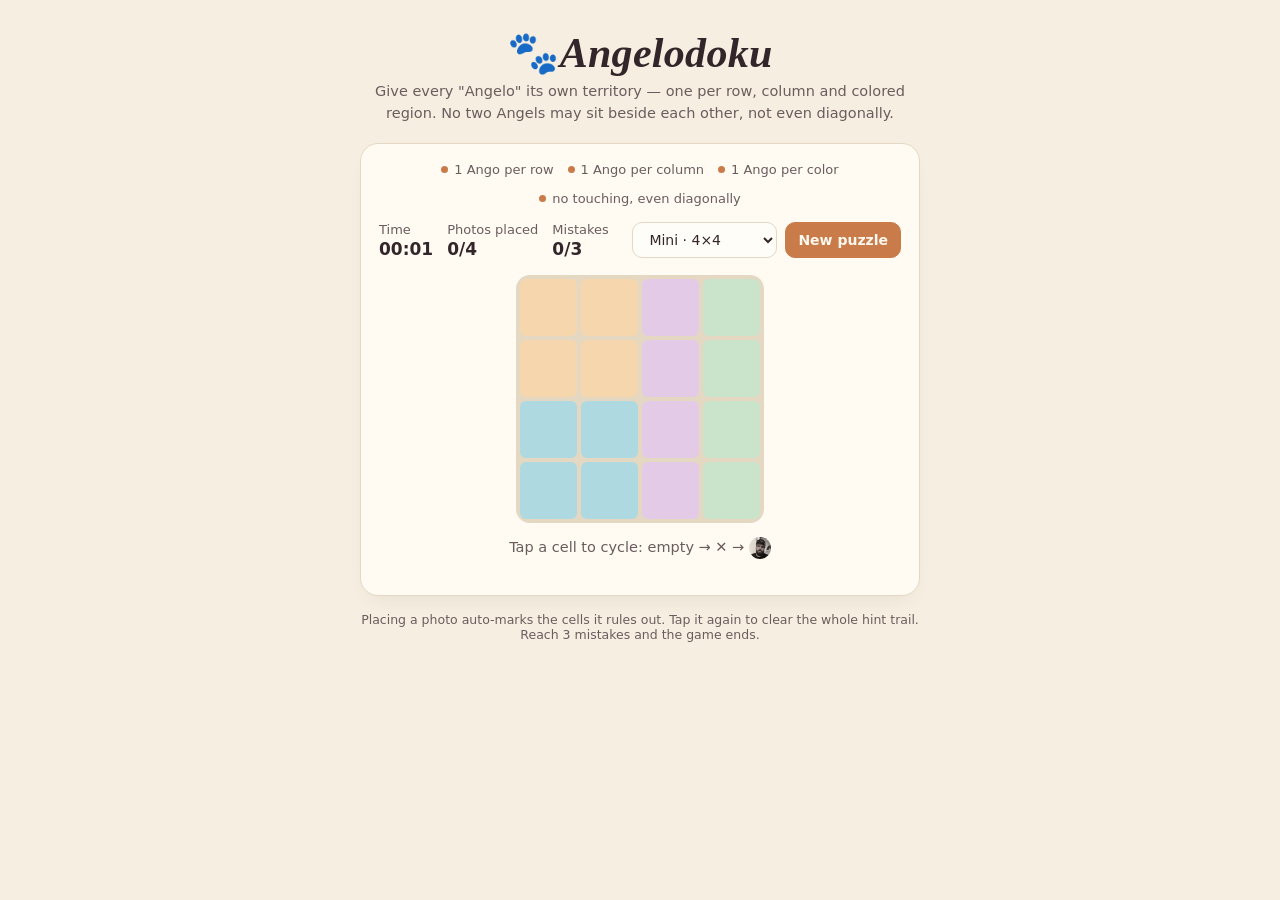
<file: index.html>
<!DOCTYPE html>
<html lang="en">
<head>
<meta charset="UTF-8">
<meta name="viewport" content="width=device-width, initial-scale=1.0, maximum-scale=1">
<title>Angelodoku</title>
<link rel="stylesheet" href="style.css">
</head>
<body>
<div class="wrap">
  <header>
    <p class="title"><span class="paw">🐾</span>Angelodoku</p>
    <p class="subtitle">Give every "<A:link>Angel</A:link>o" its own territory — one per row, column and colored region. No two Angels may sit beside each other, not even diagonally.</p>
  </header>

  <div class="panel">
    <ul class="rules">
      <li><span class="dot"></span>1 Ango per row</li>
      <li><span class="dot"></span>1 Ango per column</li>
      <li><span class="dot"></span>1 Ango per color</li>
      <li><span class="dot"></span>no touching, even diagonally</li>
    </ul>

    <div class="controls">
      <div class="stat-group">
        <div class="stat">Time<b id="timer">00:00</b></div>
        <div class="stat">Photos placed<b id="catCount">0/0</b></div>
        <div class="stat">Mistakes<b id="mistakeCount">0/3</b></div>
      </div>
      <div class="btn-row">
        <select id="sizeSelect" aria-label="Difficulty">
          <option value="4" selected>Mini · 4×4</option>
          <option value="5">Cub · 5×5</option>
          <option value="6">Easy · 6×6</option>
          <option value="7">Medium · 7×7</option>
          <option value="8">Hard · 8×8</option>
        </select>
        <button class="primary" id="newGameBtn">New puzzle</button>
      </div>
    </div>

    <div class="board-shell">
      <div id="board" role="grid" aria-label="Angelodoku board"></div>
    </div>

    <p class="status-bar info" id="statusBar"><span id="statusText">Tap a cell to cycle: empty → ✕ →</span> <img class="status-photo" src="photo_2026-09-17_13-15-01.jpg" alt="photo"></p>
  </div>

  <footer>Placing a photo auto-marks the cells it rules out. Tap it again to clear the whole hint trail. Reach 3 mistakes and the game ends.</footer>
</div>

<script src="script.js"></script>
</body>
</html>
</file>
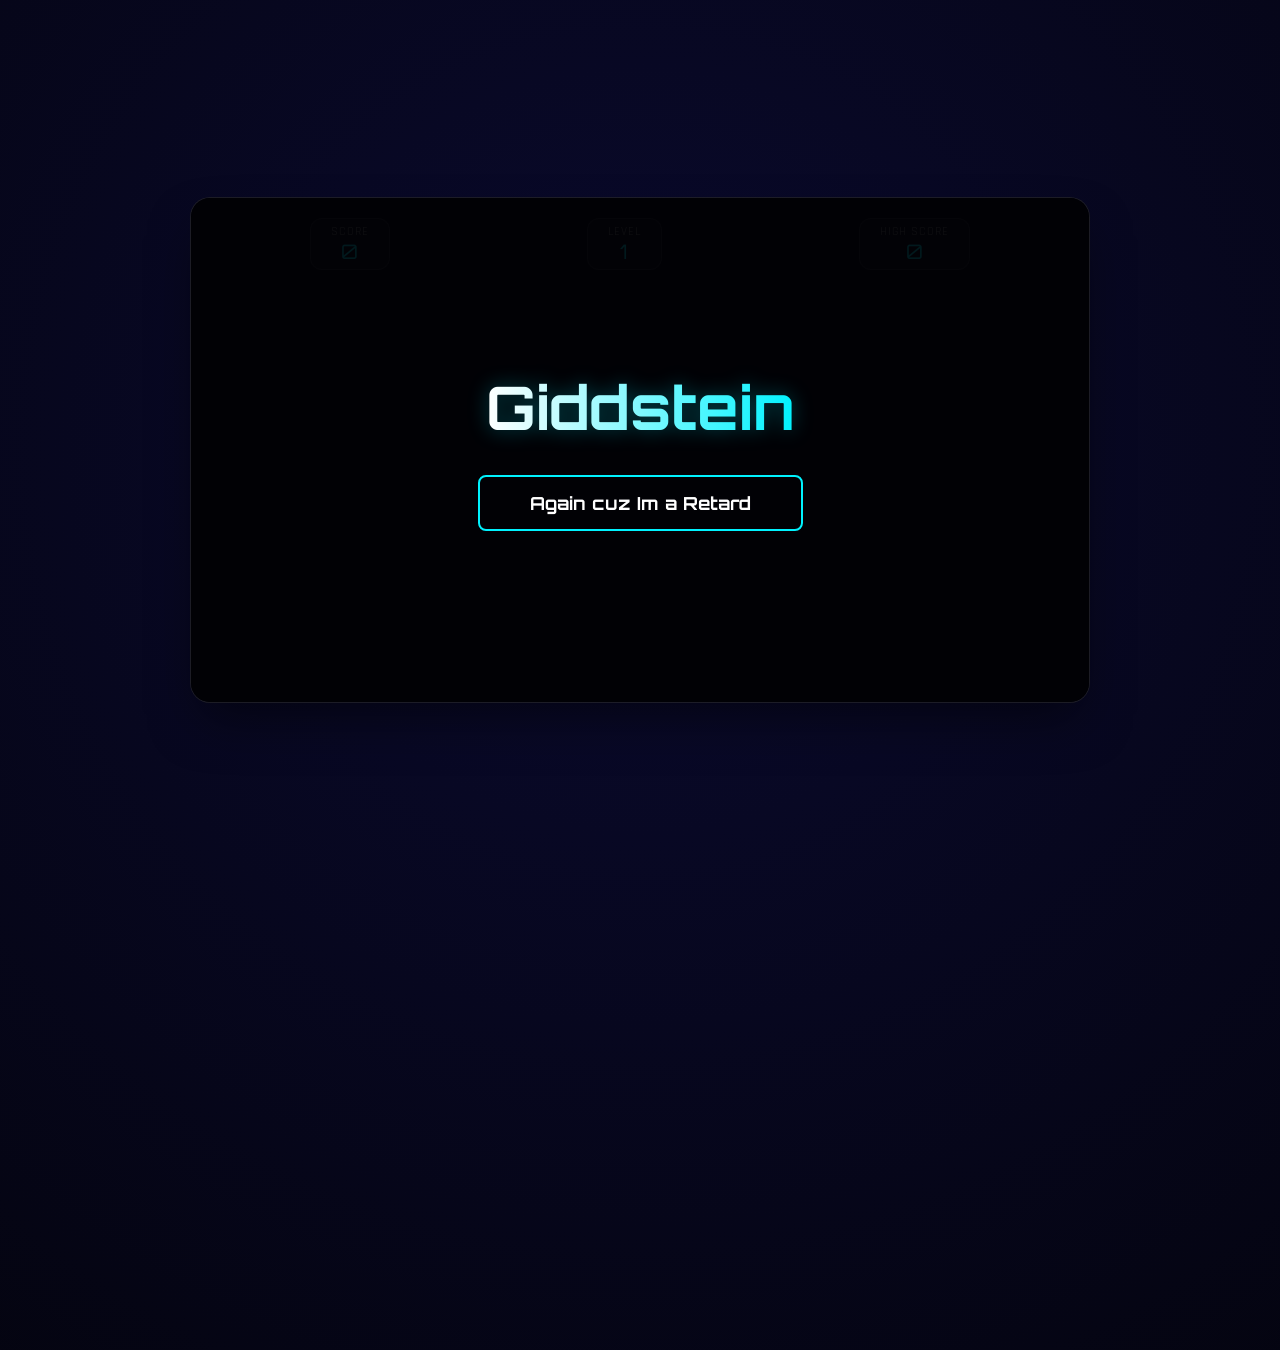
<file: ev.html>
<html lang="en" class=""><link type="text/css" id="dark-mode" rel="stylesheet" href=""><style type="text/css" id="dark-mode-сustom-style"></style><style type="text/css" id="dark-mode-theme-changer-style"></style><head>
    <meta charset="UTF-8">
    <meta name="viewport" content="width=device-width, initial-scale=1.0, maximum-scale=1.0, user-scalable=no">
    <title>Gagy's Game</title>
    <style>
        @import url('https://fonts.googleapis.com/css2?family=Orbitron:wght@400;700&family=Rajdhani:wght@500;700&display=swap');

        :root {
            --neon-blue: #00f2fe;
            --neon-pink: #ff00c1;
            --neon-green: #4ade80;
            --glass: rgba(255, 255, 255, 0.05);
        }

        * { box-sizing: border-box; touch-action: manipulation; }
        
        body {
            margin: 0; padding: 0;
            background: #020205;
            color: white;
            font-family: 'Rajdhani', sans-serif;
            display: flex; justify-content: center; align-items: center;
            height: 100vh; overflow: hidden;
        }

        body::before {
            content: "";
            position: absolute; width: 200%; height: 200%;
            background: radial-gradient(circle at 50% 50%, #0a0a2e 0%, #020205 100%);
            animation: moveBg 15s linear infinite;
            z-index: -1;
        }
        @keyframes moveBg { 0% { transform: rotate(0deg); } 100% { transform: rotate(360deg); } }

        #game-container {
            position: relative;
            width: 100%; max-width: 900px;
            aspect-ratio: 16/9;
            background: rgba(0, 0, 0, 0.6);
            border: 1px solid rgba(255, 255, 255, 0.1);
            border-radius: 20px;
            backdrop-filter: blur(10px);
            box-shadow: 0 25px 50px -12px rgba(0, 0, 0, 0.5);
            overflow: hidden;
        }

        canvas { display: block; width: 100%; height: 100%; }

        .hud {
            position: absolute; top: 20px; left: 0; width: 100%;
            display: flex; justify-content: space-around;
            padding: 0 20px; pointer-events: none; z-index: 5;
        }
        .stat-card {
            background: var(--glass);
            padding: 5px 20px; border-radius: 12px;
            border: 1px solid rgba(255, 255, 255, 0.1);
            text-align: center;
        }
        .stat-label { font-size: 12px; color: #888; text-transform: uppercase; letter-spacing: 1px; }
        .stat-value { font-family: 'Orbitron', sans-serif; font-size: 20px; color: var(--neon-blue); display: block; }

        #ui-overlay {
            position: absolute; inset: 0;
            background: rgba(2, 2, 5, 0.9);
            display: flex; flex-direction: column; justify-content: center; align-items: center;
            z-index: 20; transition: all 0.5s ease;
        }
        
        h1 {
            font-family: 'Orbitron', sans-serif; font-size: clamp(30px, 6vw, 60px);
            margin: 0; background: linear-gradient(to right, #fff, var(--neon-blue));
            -webkit-background-clip: text; -webkit-text-fill-color: transparent;
            filter: drop-shadow(0 0 10px rgba(0, 242, 254, 0.3));
        }

        .btn-start {
            margin-top: 30px; padding: 15px 50px;
            font-size: 18px; font-weight: 700; font-family: 'Orbitron', sans-serif;
            background: transparent; color: white;
            border: 2px solid var(--neon-blue); border-radius: 8px;
            cursor: pointer; position: relative; overflow: hidden;
            transition: 0.3s;
        }
        .btn-start:hover {
            background: var(--neon-blue); color: black;
            box-shadow: 0 0 30px var(--neon-blue);
        }

        #active-power {
            position: absolute; bottom: 30px; left: 50%; transform: translateX(-50%);
            font-family: 'Orbitron', sans-serif; font-weight: bold;
            padding: 10px 30px; border-radius: 50px; display: none;
            animation: pulse 1s infinite alternate;
        }
        @keyframes pulse { from { opacity: 0.6; transform: translateX(-50%) scale(0.95); } to { opacity: 1; transform: translateX(-50%) scale(1); } }
    </style>
</head>
<body>

<div id="game-container">
    <div class="hud">
        <div class="stat-card"><span class="stat-label">Score</span><span class="stat-value" id="score">0</span></div>
        <div class="stat-card"><span class="stat-label">Level</span><span class="stat-value" id="level">1</span></div>
        <div class="stat-card"><span class="stat-label">High Score</span><span class="stat-value" id="high">0</span></div>
    </div>

    <div id="active-power">POWER ACTIVE</div>

    <div id="ui-overlay">
        <h1 id="title">Giddstein</h1>
        <button class="btn-start" onclick="init()">Again cuz Im a Retard</button>
    </div>

    <canvas id="gameCanvas" width="900" height="500"></canvas>
</div>

<script>
    const canvas = document.getElementById('gameCanvas');
    const ctx = canvas.getContext('2d');
    const scoreEl = document.getElementById('score');
    const highEl = document.getElementById('high');
    const levelEl = document.getElementById('level');
    const powerUI = document.getElementById('active-power');
    const overlay = document.getElementById('ui-overlay');

    canvas.width = 900; canvas.height = 500;
    const playerImg = new Image();
    playerImg.src = 'IMAGES/photo_2026-09-03_22-05-36.jpg';

    let player = {
        x: 100,
        y: 300,
        w: 80,
        h: 100,
        dy: 0,
        jumps: 0,
        powerMode: null,
        powerTime: 0,
        frame: 0,
        frameDelay: 0
    };

    function drawPlayer() {
        if (!playerImg.complete || !playerImg.naturalWidth) {
            ctx.fillStyle = '#00f2fe';
            ctx.fillRect(player.x, player.y, player.w, player.h);
            return;
        }

        player.frameDelay++;
        if (player.frameDelay > 8) {
            player.frameDelay = 0;
            player.frame = (player.frame + 1) % 2;
        }

        const wobble = player.frame === 0 ? 0 : 2;
        ctx.save();
        ctx.translate(player.x + player.w / 2, player.y + player.h / 2);
        ctx.drawImage(
            playerImg,
            -player.w / 2,
            -player.h / 2 + wobble,
            player.w,
            player.h
        );
        ctx.restore();
    }

    let state = { active: false, score: 0, high: localStorage.getItem('jer_ultra_high') || 0, speed: 7, frame: 0, level: 1, baseSpeed: 7 };
    highEl.innerText = state.high;

    const groundY = canvas.height - 70;

    function updatePlayer() {
        const gravity = player.powerMode === 'slow' ? 0.55 : 0.8;
        player.dy += gravity;
        player.y += player.dy;
        if (player.y + player.h > groundY) { player.y = groundY - player.h; player.dy = 0; player.jumps = 0; }
        if (player.powerMode) {
            player.powerTime--;
            if (player.powerTime <= 0) player.resetPower();
        }
    }

    function resetPower() {
        player.powerMode = null;
        player.powerTime = 0;
        player.w = 80;
        player.h = 100;
        state.speed = state.baseSpeed;
        powerUI.style.display = 'none';
    }
    player.resetPower = resetPower;

    let obstacles = [];
    let pills = [];

    class Obstacle {
        constructor() {
            this.type = Math.random() > 0.75 ? 'bird' : 'spike';
            this.w = 45; this.h = this.type === 'bird' ? 35 : 55 + Math.random() * 50;
            this.x = canvas.width;
            this.y = this.type === 'bird' ? groundY - 150 : groundY - this.h;
            this.glow = this.type === 'bird' ? '#facc15' : '#ff00c1';
        }
        update() { this.x -= state.speed; }
        draw() {
            ctx.save();
            ctx.fillStyle = this.glow;
            ctx.shadowBlur = 15; ctx.shadowColor = this.glow;
            ctx.fillRect(this.x, this.y, this.w, this.h);
            ctx.strokeStyle = "#fff"; ctx.lineWidth = 2;
            ctx.strokeRect(this.x + 5, this.y + 5, this.w - 10, this.h - 10);
            ctx.restore();
        }
    }

    class Pill {
        constructor() {
            const types = [{t:'giant', c:'#ff00c1'}, {t:'slow', c:'#4ade80'}, {t:'boost', c:'#facc15'}];
            let s = types[Math.floor(Math.random() * types.length)];
            this.type = s.t; this.color = s.c;
            this.x = canvas.width; this.y = groundY - 140 - Math.random() * 60;
        }
        update() { this.x -= state.speed; }
        draw() {
            ctx.save();
            ctx.fillStyle = this.color; ctx.shadowBlur = 20; ctx.shadowColor = this.color;
            ctx.beginPath(); ctx.ellipse(this.x, this.y, 20, 10, Math.PI/4, 0, Math.PI*2); ctx.fill();
            ctx.restore();
        }
    }

    function init() {
        state.active = true; state.score = 0; state.baseSpeed = 7.5; state.speed = 7.5; state.frame = 0; state.level = 1;
        player.x = 100; player.y = groundY - 100; player.dy = 0; player.jumps = 0; player.w = 80; player.h = 100; player.powerMode = null; player.powerTime = 0;
        obstacles = []; pills = []; player.resetPower();
        overlay.style.opacity = '0';
        setTimeout(() => overlay.style.display = 'none', 500);
        animate();
    }

    function animate() {
        if (!state.active) return;
        ctx.clearRect(0, 0, canvas.width, canvas.height);
        
        ctx.strokeStyle = 'rgba(0, 242, 254, 0.1)'; ctx.lineWidth = 1;
        for(let i=0; i<canvas.width; i+=50) {
            ctx.beginPath(); ctx.moveTo(i - (state.frame*2 % 50), groundY); ctx.lineTo(i - (state.frame*2 % 50), canvas.height); ctx.stroke();
        }
        ctx.strokeStyle = '#00f2fe'; ctx.lineWidth = 3; ctx.strokeRect(0, groundY, canvas.width, 1);

        updatePlayer(); drawPlayer();

        if (state.frame % 90 === 0) obstacles.push(new Obstacle());
        if (state.frame > 0 && state.frame % 1000 === 0) pills.push(new Pill());

        obstacles.forEach((obs, i) => {
            obs.update(); obs.draw();
            if (player.x < obs.x + obs.w && player.x + player.w > obs.x && player.y < obs.y + obs.h && player.y + player.h > obs.y) {
                if (player.powerMode !== 'giant') {
                    state.active = false;
                    overlay.style.display = 'flex'; setTimeout(() => overlay.style.opacity = '1', 10);
                    document.getElementById('title').innerText = "Fuck you Giddy";
                    if (state.score > state.high) { state.high = state.score; localStorage.setItem('jer_ultra_high', state.high); highEl.innerText = state.high; }
                }
            }
            if (obs.x + obs.w < 0) { obstacles.splice(i, 1); state.score += (player.powerMode === 'boost' ? 2 : 1); scoreEl.innerText = state.score; }
        });

        pills.forEach((p, i) => {
            p.update(); p.draw();
            if (player.x < p.x + 30 && player.x + player.w > p.x && player.y < p.y + 30 && player.y + player.h > p.y) {
                applyPower(p.type); pills.splice(i, 1);
            }
        });

        if (state.frame > 0 && state.frame % 1200 === 0) { state.level++; state.baseSpeed += 0.7; if(player.powerMode !== 'slow') state.speed = state.baseSpeed; levelEl.innerText = state.level; }

        state.frame++;
        requestAnimationFrame(animate);
    }

    function applyPower(type) {
        player.powerMode = type; player.powerTime = 300;
        powerUI.style.display = 'block';
        if (type === 'giant') { player.w = 110; player.h = 150; powerUI.innerText = "GOD MODE"; powerUI.style.color = "#ff00c1"; powerUI.style.border = "1px solid #ff00c1"; }
        else if (type === 'slow') { state.speed = 4.5; powerUI.innerText = "TIME WARP"; powerUI.style.color = "#4ade80"; powerUI.style.border = "1px solid #4ade80"; }
        else { powerUI.innerText = "OVERDRIVE"; powerUI.style.color = "#facc15"; powerUI.style.border = "1px solid #facc15"; }
    }

    const jump = () => {
        if (state.active && player.jumps < 2) {
            player.dy = -16;
            player.jumps++;
        } else if (!state.active && overlay.style.opacity === '1') {
            init();
        }
    };
    window.addEventListener('keydown', (e) => { if (e.code === 'Space') jump(); });
    canvas.addEventListener('touchstart', (e) => { e.preventDefault(); jump(); });
</script><div style="all: initial !important"></div>

</body></html>
</file>
<file: style.css>
:root{
  --bg: #F6EFE1;
  --panel: #FFFBF3;
  --ink: #33262A;
  --ink-soft: #6B5C5E;
  --accent: #C97B4A;
  --accent-2: #7A8B69;
  --line: #E4D8C3;
  --cell: #FFFDF8;
  --shadow: rgba(51,38,42,0.14);
  --danger: #B5474D;
  --success: #4C7A5B;
  --r1:#F6D6AD; --r2:#C9E4CA; --r3:#AED9E0; --r4:#E3CBE8;
  --r5:#F4B9C2; --r6:#FBE49A; --r7:#C9C2B6; --r8:#B9D3F0;
}
@media (prefers-color-scheme: dark) {
  :root{
    --bg: #221B1D;
    --panel: #2C2325;
    --ink: #F3E9E3;
    --ink-soft: #C7B7B4;
    --accent: #E29A66;
    --accent-2: #9BB187;
    --line: #45373A;
    --cell: #382D30;
    --shadow: rgba(0,0,0,0.4);
    --danger: #E27C82;
    --success: #7FBF98;
    --r1:#5A4630; --r2:#33452F; --r3:#2C4650; --r4:#463349;
    --r5:#4C2E36; --r6:#4C4526; --r7:#3D3B32; --r8:#2A3B4E;
  }
}

* { box-sizing: border-box; }
html, body {
  margin:0; padding:0;
  background: var(--bg);
  color: var(--ink);
  font-family: "Avenir Next", "Segoe UI", system-ui, -apple-system, sans-serif;
  min-height: 100%;
}
body {
  display:flex;
  justify-content:center;
  padding: 28px 16px 60px;
}
.wrap {
  width: 100%;
  max-width: 560px;
}

header { text-align:center; margin-bottom: 18px; }
.title {
  font-family: Georgia, "Iowan Old Style", serif;
  font-weight: 700;
  font-style: italic;
  font-size: clamp(30px, 7vw, 42px);
  letter-spacing: 0.3px;
  margin: 0 0 4px;
  color: var(--ink);
}
.title .paw { font-style: normal; }
.subtitle {
  color: var(--ink-soft);
  font-size: 14.5px;
  margin: 0;
  line-height: 1.5;
}

.panel {
  background: var(--panel);
  border: 1px solid var(--line);
  border-radius: 18px;
  padding: 18px;
  box-shadow: 0 10px 24px -14px var(--shadow);
  margin-bottom: 16px;
}

.rules {
  display:flex;
  gap: 14px;
  flex-wrap: wrap;
  justify-content: center;
  font-size: 13px;
  color: var(--ink-soft);
  margin: 0 0 16px;
  padding: 0;
}
.rules li { list-style:none; display:flex; align-items:center; gap:6px; }
.rules .dot { width:7px; height:7px; border-radius:50%; background: var(--accent); flex: none; }

.controls {
  display:flex;
  align-items:center;
  justify-content: space-between;
  gap: 10px;
  margin-bottom: 16px;
  flex-wrap: wrap;
}
.stat-group { display:flex; gap: 14px; }
.stat {
  font-size: 13px;
  color: var(--ink-soft);
  display:flex;
  flex-direction:column;
  gap: 2px;
}
.stat b { color: var(--ink); font-size: 17px; font-variant-numeric: tabular-nums; }

select, button {
  font-family: inherit;
  font-size: 14px;
  border-radius: 10px;
  border: 1px solid var(--line);
  background: var(--cell);
  color: var(--ink);
  padding: 8px 12px;
  cursor: pointer;
}
select:focus-visible, button:focus-visible {
  outline: 2px solid var(--accent);
  outline-offset: 2px;
}
button.primary {
  background: var(--accent);
  border-color: var(--accent);
  color: #FFF8EF;
  font-weight: 600;
}
button.primary:hover { filter: brightness(1.05); }
select:hover, button:hover { filter: brightness(0.98); }
.btn-row { display:flex; gap: 8px; }

.board-shell {
  display:flex;
  justify-content:center;
}
#board {
  display: grid;
  gap: 4px;
  background: var(--line);
  padding: 4px;
  border-radius: 14px;
  touch-action: manipulation;
  user-select: none;
}
#board.locked { opacity: 0.55; pointer-events: none; }

.cell {
  aspect-ratio: 1;
  display:flex;
  align-items:center;
  justify-content:center;
  font-size: clamp(16px, 4.6vw, 26px);
  cursor:pointer;
  position: relative;
  border-radius: 6px;
  transition: transform 0.08s ease;
}
.cell:active { transform: scale(0.94); }
.cell .mark { pointer-events:none; line-height:1; }
.cell .photo-mark {
  width: 78%;
  height: 78%;
  object-fit: cover;
  border-radius: 50%;
  display: block;
}
.cell .x-mark {
  color: var(--ink-soft);
  font-size: 0.55em;
  opacity: 0.75;
}
.cell.conflict { box-shadow: inset 0 0 0 3px var(--danger); }
.cell.reg-0 { background: var(--r1); }
.cell.reg-1 { background: var(--r2); }
.cell.reg-2 { background: var(--r3); }
.cell.reg-3 { background: var(--r4); }
.cell.reg-4 { background: var(--r5); }
.cell.reg-5 { background: var(--r6); }
.cell.reg-6 { background: var(--r7); }
.cell.reg-7 { background: var(--r8); }

.status-bar {
  margin-top: 14px;
  text-align:center;
  min-height: 26px;
  font-size: 14.5px;
  font-weight: 600;
}
.status-bar.win { color: var(--success); }
.status-bar.lose { color: var(--danger); }
.status-bar.info { color: var(--ink-soft); font-weight: 500; }
.status-photo {
  width: 22px;
  height: 22px;
  object-fit: cover;
  border-radius: 50%;
  vertical-align: middle;
}

footer {
  text-align:center;
  color: var(--ink-soft);
  font-size: 12.5px;
  margin-top: 10px;
}

@media (max-width: 380px) {
  .controls { justify-content:center; text-align:center; }
  .stat-group { justify-content:center; width:100%; }
}
</file>
